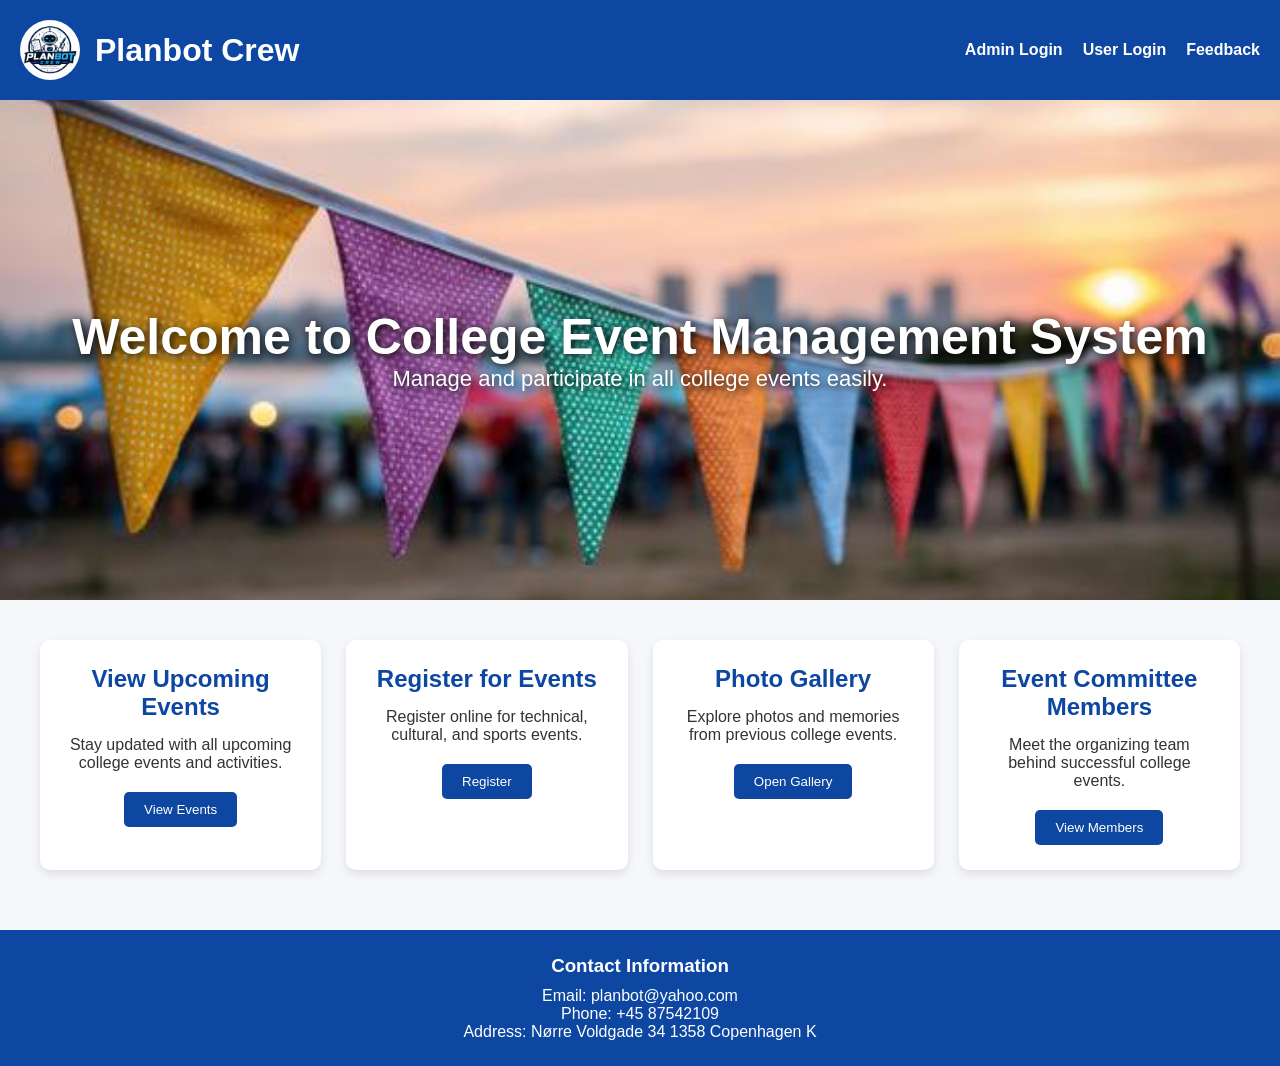
<file: index.html>
<!-- index.html -->
<!DOCTYPE html>
<html lang="en">
<head>
  <meta charset="UTF-8" />
  <meta name="viewport" content="width=device-width, initial-scale=1.0" />
  <title>College Event Management</title>

  <!-- External CSS -->
  <link rel="stylesheet" href="style.css" />
</head>
<body>

  <!-- HEADER -->
  <header>
    <div class="logo-section">
      <!-- Replace logo later -->
      <img src="planbot.png" alt="Group Logo" class="logo" />

      <h1>Planbot Crew</h1>
    </div>

    <!-- NAVIGATION -->
    <nav>
      <ul>
        <li><a href="admin_login.php">Admin Login</a></li>
        <li><a href="user_login.php">User Login</a></li>
        <li><a href="feedback.php">Feedback</a></li>
      </ul>
    </nav>
  </header>

  <!-- HERO SECTION -->
  <section class="hero">
    <h2>Welcome to College Event Management System</h2>
    <p>
      Manage and participate in all college events easily.
    </p>
  </section>

  <!-- MAIN CONTENT -->
  <main>

    <!-- Upcoming Events -->
    <section class="card">
      <h2>View Upcoming Events</h2>
      <p>
        Stay updated with all upcoming college events and activities.
      </p>
      <a href="view_event.php">
  <button>View Events</button>
      </a>
    </section>

    <!-- Register -->
    <section class="card">
      <h2>Register for Events</h2>
      <p>
        Register online for technical, cultural, and sports events.
      </p>
      <a href="register_now.php">
  <button>Register</button>
</a>
    </section>

    <!-- Gallery -->
    <section class="card">
      <h2>Photo Gallery</h2>
      <p>
        Explore photos and memories from previous college events.
      </p>
      <a href="gallery.html">
      <button>Open Gallery</button>
      </a>
    </section>

    <!-- Committee Members -->
    <section class="card">
      <h2>Event Committee Members</h2>
      <p>
        Meet the organizing team behind successful college events.
      </p>
      <a href="view_members.html">
  <button>View Members</button>
      </a>
    </section>

  </main>

  <!-- FOOTER -->
  <footer>
    <h3>Contact Information</h3>

    
    <p>Email: planbot@yahoo.com</p>
    <p>Phone: +45 87542109</p>
    <p>Address: Nørre Voldgade 34 1358 Copenhagen K</p>
  </footer>

</body>
</html>
</file>
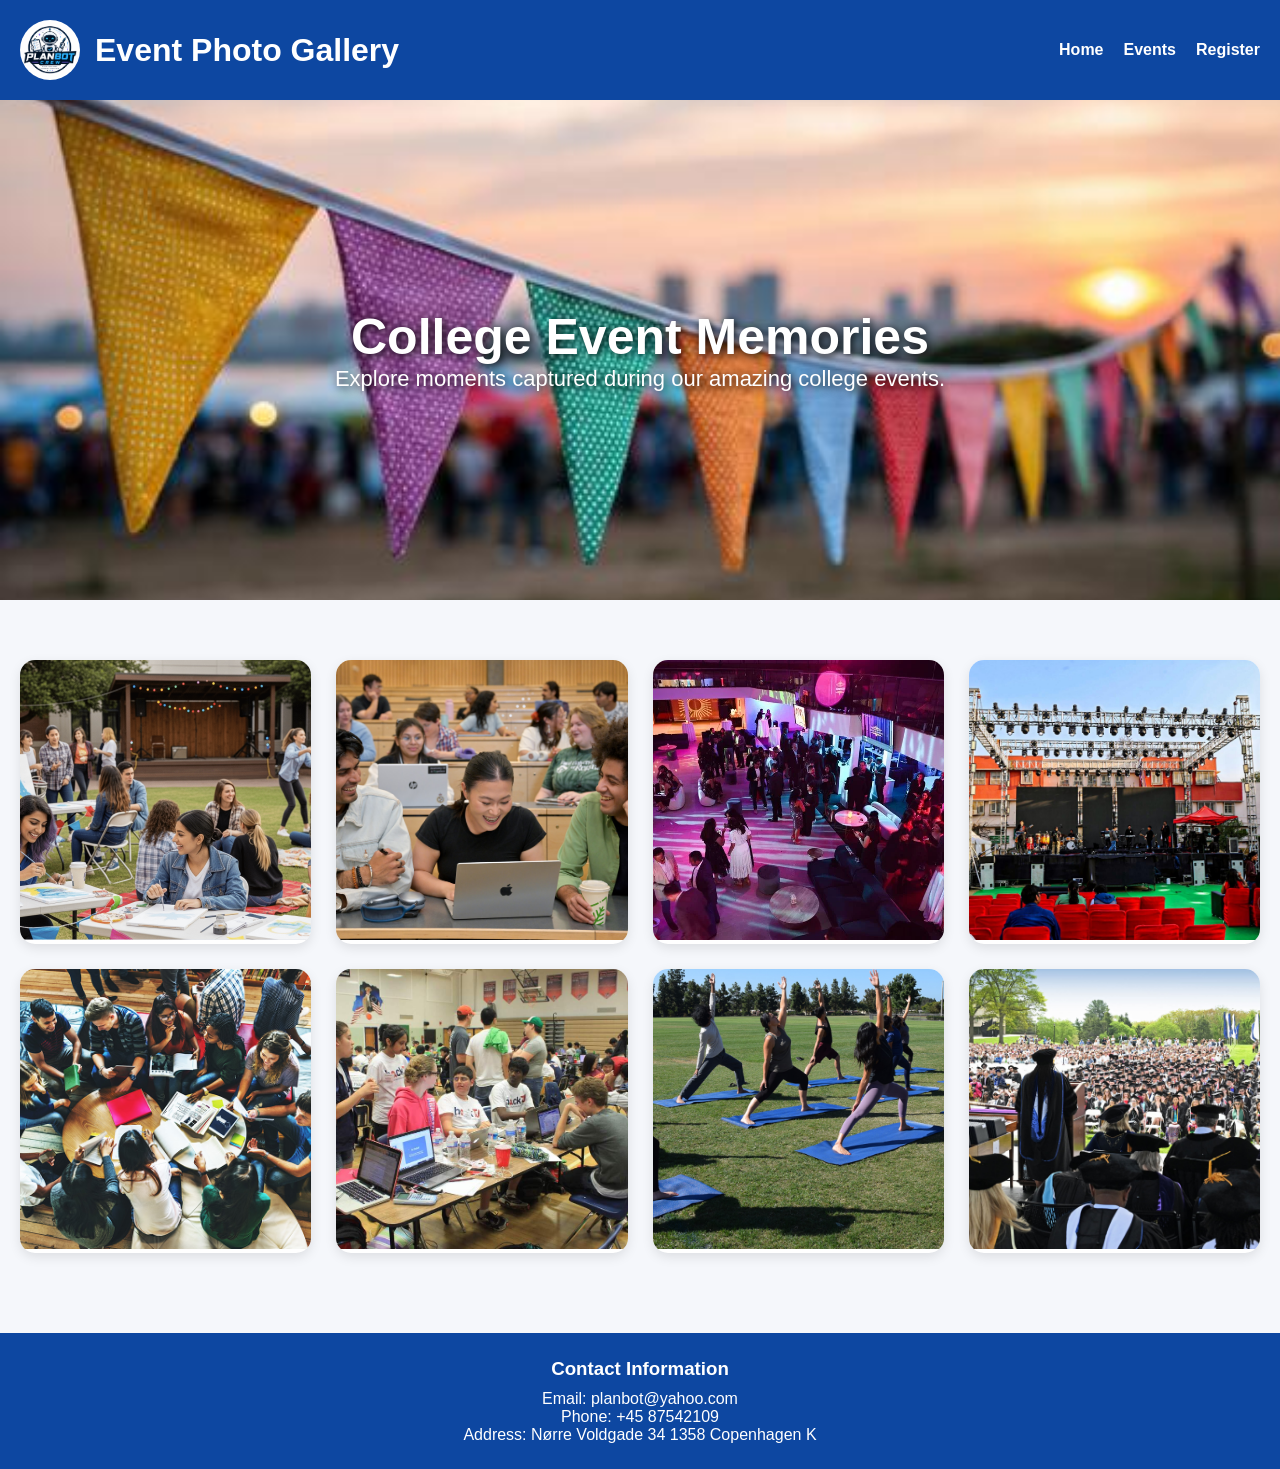
<file: gallery.html>
<!-- gallery.html -->

<!DOCTYPE html>
<html lang="en">
<head>
  <meta charset="UTF-8">
  <meta name="viewport" content="width=device-width, initial-scale=1.0">

  <title>Event Gallery</title>

  <!-- SAME CSS FILE -->
  <link rel="stylesheet" href="style.css">
</head>
<body>

  <!-- HEADER -->
  <header>

    <div class="logo-section">

      <!-- Replace logo later -->
      <img src="planbot.png" alt="Logo" class="logo">

      <h1>Event Photo Gallery</h1>

    </div>

    <!-- NAVIGATION -->
    <nav>
      <ul>
        <li><a href="index.html">Home</a></li>
        <li><a href="view_event.php">Events</a></li>
        <li><a href="register_now.php">Register</a></li>
      </ul>
    </nav>

  </header>

  <!-- HERO SECTION -->
  <section class="hero">

    <h2>College Event Memories</h2>

    <p>
      Explore moments captured during our amazing college events.
    </p>

  </section>

  <!-- GALLERY SECTION -->
  <section class="gallery-section">

    <div class="gallery-container">

      <!-- IMAGE 1 -->
      <div class="gallery-card">
        <img src="img1.png" alt="Gallery Image 1">
      </div>

      <!-- IMAGE 2 -->
      <div class="gallery-card">
        <img src="img2.jpg" alt="Gallery Image 2">
      </div>

      <!-- IMAGE 3 -->
      <div class="gallery-card">
        <img src="img3.webp" alt="Gallery Image 3">
      </div>

      <!-- IMAGE 4 -->
      <div class="gallery-card">
        <img src="img4.jpeg" alt="Gallery Image 4">
      </div>

      <!-- IMAGE 5 -->
      <div class="gallery-card">
        <img src="img5.jpg" alt="Gallery Image 5">
      </div>

      <!-- IMAGE 6 -->
      <div class="gallery-card">
        <img src="img6.jpg" alt="Gallery Image 6">
      </div>

      <div class="gallery-card">
        <img src="img7.png" alt="Gallery Image 6">
      </div>

      <div class="gallery-card">
        <img src="img8.jpg" alt="Gallery Image 6">
      </div>

    </div>

  </section>

  <!-- FOOTER -->
  <footer>
    <h3>Contact Information</h3>

    
    <p>Email: planbot@yahoo.com</p>
    <p>Phone: +45 87542109</p>
    <p>Address: Nørre Voldgade 34 1358 Copenhagen K</p>
  </footer>

</body>
</html>
</file>
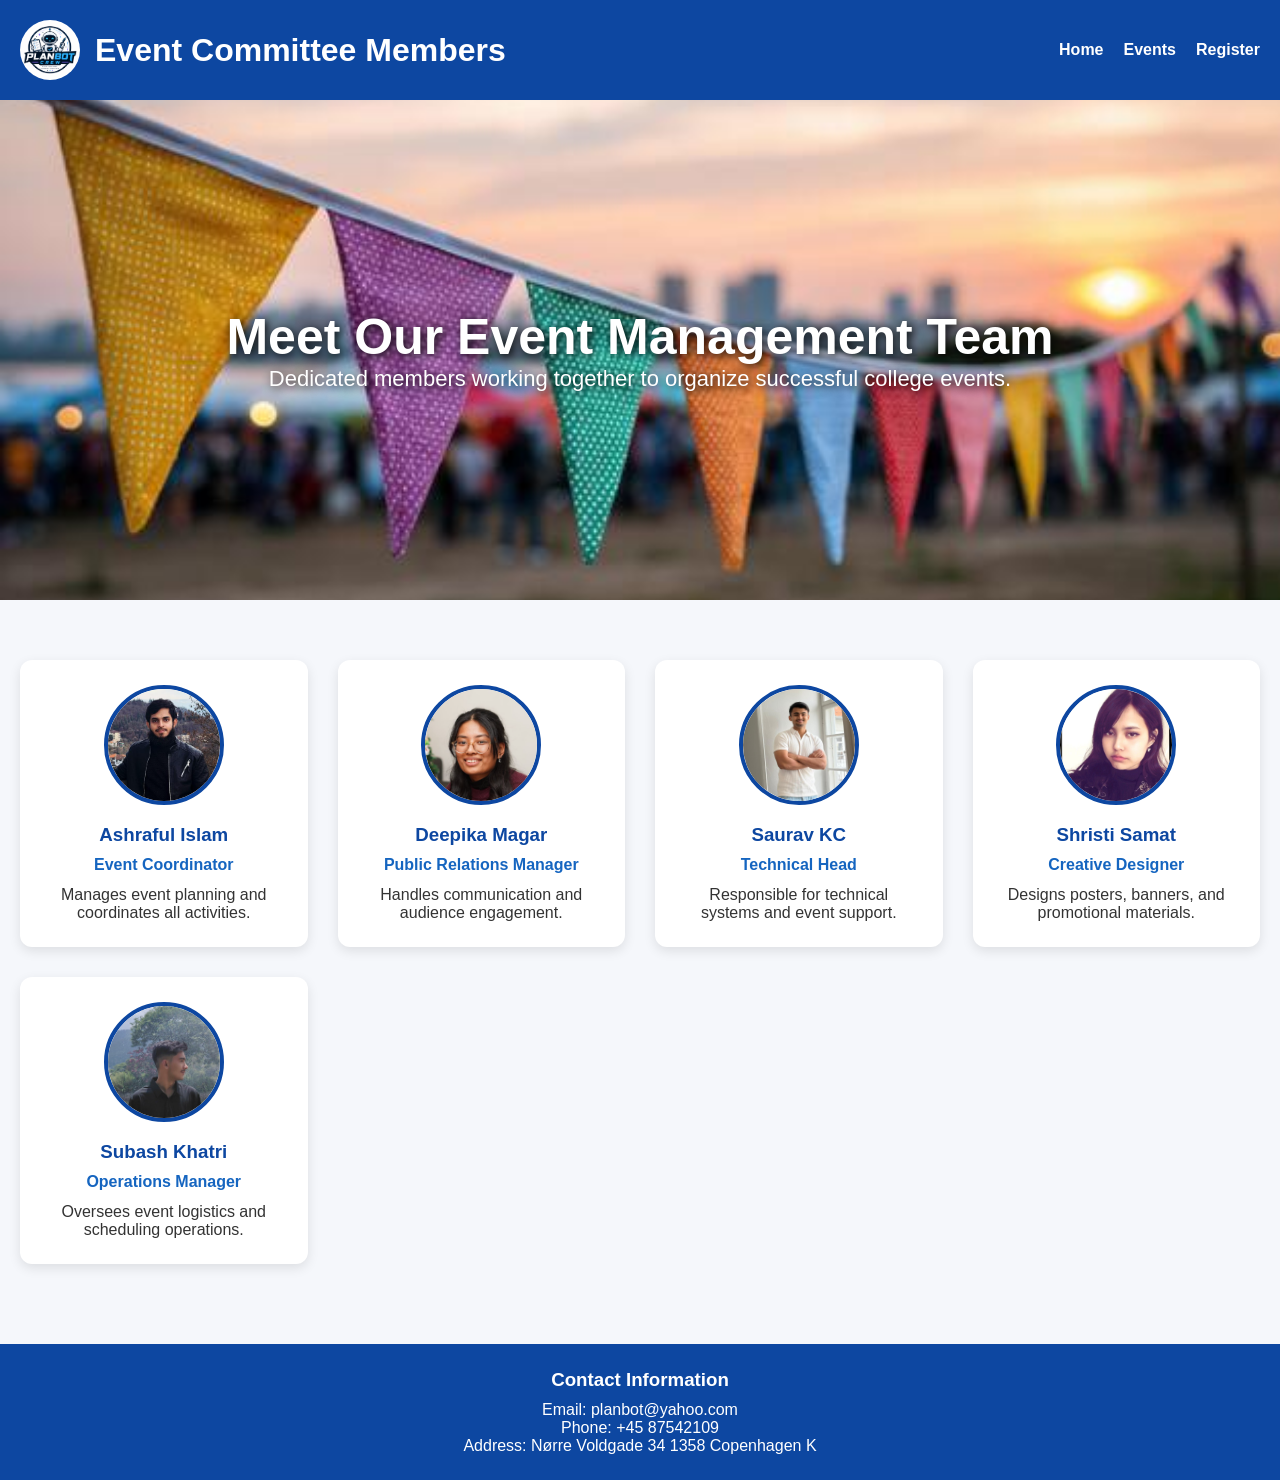
<file: view_members.html>
<!-- view_members.html -->

<!DOCTYPE html>
<html lang="en">
<head>
  <meta charset="UTF-8">
  <meta name="viewport" content="width=device-width, initial-scale=1.0">

  <title>View Members</title>

  <!-- SAME CSS FILE -->
  <link rel="stylesheet" href="style.css">
</head>
<body>

  <!-- HEADER -->
  <header>

    <div class="logo-section">
      <!-- Replace logo later -->
      <img src="planbot.png" alt="Logo" class="logo">

      <h1>Event Committee Members</h1>
    </div>

    <!-- NAVIGATION -->
    <nav>
      <ul>
        <li><a href="index.html">Home</a></li>
        <li><a href="view_event.php">Events</a></li>
        <li><a href="register_now.php">Register</a></li>
      </ul>
    </nav>

  </header>

  <!-- HERO SECTION -->
  <section class="hero">

    <h2>Meet Our Event Management Team</h2>

    <p>
      Dedicated members working together to organize successful college events.
    </p>

  </section>

  <!-- MEMBERS SECTION -->
  <section class="members-section">

    <div class="members-container">

      <!-- MEMBER 1 -->
      <div class="member-card">

        <img src="ashraful.png" alt="Ashraful Islam">

        <h3>Ashraful Islam</h3>

        <p class="role">Event Coordinator</p>

        <p>
          Manages event planning and coordinates all activities.
        </p>

      </div>

      <!-- MEMBER 2 -->
      <div class="member-card">

        <img src="deepika.png" alt="Deepika Magar">

        <h3>Deepika Magar</h3>

        <p class="role">Public Relations Manager</p>

        <p>
          Handles communication and audience engagement.
        </p>

      </div>

      <!-- MEMBER 3 -->
      <div class="member-card">

        <img src="skc.jpeg" alt="Saurav KC">

        <h3>Saurav KC</h3>

        <p class="role">Technical Head</p>

        <p>
          Responsible for technical systems and event support.
        </p>

      </div>

      <!-- MEMBER 4 -->
      <div class="member-card">

        <img src="shristi.jpg" alt="Shristi Samat">

        <h3>Shristi Samat</h3>

        <p class="role">Creative Designer</p>

        <p>
          Designs posters, banners, and promotional materials.
        </p>

      </div>

      <!-- MEMBER 5 -->
      <div class="member-card">

        <img src="subash.png" alt="Subash Khatri">

        <h3>Subash Khatri</h3>

        <p class="role">Operations Manager</p>

        <p>
          Oversees event logistics and scheduling operations.
        </p>

      </div>

    </div>

  </section>

  <!-- FOOTER -->
 <footer>
    <h3>Contact Information</h3>

    
    <p>Email: planbot@yahoo.com</p>
    <p>Phone: +45 87542109</p>
    <p>Address: Nørre Voldgade 34 1358 Copenhagen K</p>
  </footer>

</body>
</html>
</file>
<file: style.css>
* {
  margin: 0;
  padding: 0;
  box-sizing: border-box;
  font-family: Arial, sans-serif;
}

body {
  background-color: #f4f4f4;
  color: #333;
}

/* HEADER */
header {
  background-color: #0d47a1;
  color: white;
  padding: 15px 30px;

  display: flex;
  justify-content: space-between;
  align-items: center;
  flex-wrap: wrap;
}

.logo-section {
  display: flex;
  align-items: center;
  gap: 15px;
}

.logo {
  width: 60px;
  height: 60px;
  border-radius: 50%;
  background-color: white;
}

/* NAVBAR */
nav ul {
  list-style: none;
  display: flex;
  gap: 20px;
}

nav a {
  text-decoration: none;
  color: white;
  font-weight: bold;
  transition: 0.3s;
}

nav a:hover {
  color: #ffeb3b;
}

/* HERO SECTION */
.hero{

  background-image: url('bg.jpeg');

  background-size: cover;

  background-position: center;

  background-repeat: no-repeat;

  height: 500px;

  display: flex;

  flex-direction: column;

  justify-content: center;

  align-items: center;

  text-align: center;

  color: rgb(255, 255, 255);

  padding: 20px;

}

.hero h2{

  font-size: 50px;

  text-shadow: 2px 2px 10px black;

}

.hero p{

  font-size: 22px;

  text-shadow: 2px 2px 10px black;

}

/* MAIN SECTION */
main {
  display: grid;
  grid-template-columns: repeat(auto-fit, minmax(250px, 1fr));
  gap: 25px;

  padding: 40px;
}

/* CARDS */
.card {
  background-color: white;
  padding: 25px;
  border-radius: 10px;

  box-shadow: 0 4px 10px rgba(0,0,0,0.1);

  text-align: center;
  transition: transform 0.3s;
}

.card:hover {
  transform: translateY(-5px);
}

.card h2 {
  margin-bottom: 15px;
  color: #0d47a1;
}

.card p {
  margin-bottom: 20px;
}

.card button {
  background-color: #0d47a1;
  color: white;
  border: none;

  padding: 10px 20px;
  border-radius: 5px;

  cursor: pointer;
  transition: 0.3s;
}

.card button:hover {
  background-color: #355982;
}

/* FOOTER */
footer {
  background-color: #0d47a1;
  color: white;

  text-align: center;
  padding: 25px;
  margin-top: 20px;
}

footer h3 {
  margin-bottom: 10px;
}
/* events.css */

* {
  margin: 0;
  padding: 0;
  box-sizing: border-box;

  font-family: Arial, sans-serif;
}

body {
  background-color: #f5f7fb;
  color: #333;
}

/* HEADER */
header {
  background-color: #0d47a1;
  color: white;

  padding: 20px;

  display: flex;
  justify-content: space-between;
  align-items: center;
}

header h1 {
  font-size: 32px;
}

.back-btn {
  text-decoration: none;

  background-color: white;
  color: #0d47a1;

  padding: 10px 18px;
  border-radius: 5px;

  font-weight: bold;

  transition: 0.3s;
}

.back-btn:hover {
  background-color: #e3f2fd;
}

/* EVENTS CONTAINER */
.events-container {
  display: grid;

  grid-template-columns: repeat(auto-fit, minmax(280px, 1fr));

  gap: 25px;

  padding: 40px;
}

/* EVENT CARD */
.event-card {
  background-color: white;

  padding: 25px;

  border-radius: 12px;

  box-shadow: 0 4px 12px rgba(0,0,0,0.1);

  transition: 0.3s;
}

.event-card:hover {
  transform: translateY(-6px);
}

.event-card h2 {
  color: #0d47a1;

  margin-bottom: 20px;
}

.event-info p {
  margin-bottom: 10px;

  font-size: 16px;
}

/* BUTTON */
.event-card button {
  margin-top: 20px;

  width: 100%;

  padding: 12px;

  border: none;

  background-color: #0d47a1;
  color: white;

  border-radius: 6px;

  font-size: 16px;
  font-weight: bold;

  cursor: pointer;

  transition: 0.3s;
}

.event-card button:hover {
  background-color: #1565c0;
}
/* REGISTER PAGE */

.register-container {
  display: flex;
  justify-content: center;

  padding: 50px 20px;
}

.register-form {
  background-color: white;

  width: 100%;
  max-width: 600px;

  padding: 35px;

  border-radius: 12px;

  box-shadow: 0 4px 12px rgba(0,0,0,0.1);
}

.form-group {
  display: flex;
  flex-direction: column;

  margin-bottom: 20px;
}

.form-group label {
  margin-bottom: 8px;

  font-weight: bold;

  color: #0d47a1;
}

.form-group input,
.form-group select {
  padding: 12px;

  border: 1px solid #ccc;

  border-radius: 6px;

  font-size: 16px;
}

.form-group input:focus,
.form-group select:focus {
  outline: none;

  border-color: #0d47a1;
}

.submit-btn {
  width: 100%;

  padding: 14px;

  border: none;

  background-color: #0d47a1;
  color: white;

  font-size: 18px;
  font-weight: bold;

  border-radius: 6px;

  cursor: pointer;

  transition: 0.3s;
}

.submit-btn:hover {
  background-color: #1565c0;
}
/* MEMBERS SECTION */

.members-section {
  padding: 60px 20px;

  background-color: #f5f7fb;

  text-align: center;
}

.members-section h2 {
  font-size: 36px;

  color: #0d47a1;

  margin-bottom: 40px;
}

.members-container {
  display: grid;

  grid-template-columns: repeat(auto-fit, minmax(250px, 1fr));

  gap: 30px;
}

.member-card {
  background-color: white;

  padding: 25px;

  border-radius: 12px;

  box-shadow: 0 4px 12px rgba(0,0,0,0.1);

  transition: 0.3s;
}

.member-card:hover {
  transform: translateY(-6px);
}

.member-card img {
  width: 120px;
  height: 120px;

  border-radius: 50%;

  object-fit: cover;

  margin-bottom: 15px;

  border: 4px solid #0d47a1;
}

.member-card h3 {
  color: #0d47a1;

  margin-bottom: 10px;
}

.role {
  font-weight: bold;

  color: #1565c0;

  margin-bottom: 12px;
}
/* GALLERY SECTION */

.gallery-section {
  padding: 60px 20px;

  background-color: #f5f7fb;
}

.gallery-container {
  display: grid;

  grid-template-columns: repeat(auto-fit, minmax(280px, 1fr));

  gap: 25px;
}

.gallery-card {
  overflow: hidden;

  border-radius: 15px;

  background-color: white;

  box-shadow: 0 4px 12px rgba(0,0,0,0.1);

  transition: 0.4s;
}

.gallery-card:hover {
  transform: translateY(-8px) scale(1.02);
}

.gallery-card img {
  width: 100%;
  height: 280px;

  object-fit: cover;

  transition: 0.4s;
}

.gallery-card:hover img {
  transform: scale(1.08);
}
/* LOGIN PAGE */

.login-container {
  display: flex;

  justify-content: center;
  align-items: center;

  padding: 60px 20px;
}

.login-form {
  background-color: white;

  width: 100%;
  max-width: 450px;

  padding: 35px;

  border-radius: 12px;

  box-shadow: 0 4px 12px rgba(0,0,0,0.1);
}
/* ADMIN DASHBOARD */

.dashboard-section {
  padding: 60px 20px;

  background-color: #f5f7fb;
}

.dashboard-container {
  display: grid;

  grid-template-columns: repeat(3, 1fr);

  gap: 30px;

  padding: 20px;
}

.dashboard-card {
  background-color: white;

  padding: 30px;

  border-radius: 12px;

  text-align: center;

  box-shadow: 0 4px 12px rgba(0,0,0,0.1);

  transition: 0.3s;
}

.dashboard-card:hover {
  transform: translateY(-6px);
}

.dashboard-card h2 {
  color: #0d47a1;

  margin-bottom: 15px;
}

.dashboard-card p {
  margin-bottom: 20px;

  color: #555;
}

.dashboard-card button {
  background-color: #0d47a1;

  color: white;

  border: none;

  padding: 12px 20px;

  border-radius: 6px;

  cursor: pointer;

  font-weight: bold;

  transition: 0.3s;
}

.dashboard-card button:hover {
  background-color: #1565c0;
}
/* ADD EVENT PAGE */

.add-event-container {
  display: flex;

  justify-content: center;

  padding: 60px 20px;
}

.add-event-form {
  background-color: white;

  width: 100%;
  max-width: 700px;

  padding: 35px;

  border-radius: 12px;

  box-shadow: 0 4px 12px rgba(0,0,0,0.1);
}

/* TEXTAREA */

.form-group textarea {
  padding: 12px;

  border: 1px solid #ccc;

  border-radius: 6px;

  resize: vertical;

  font-size: 16px;
}

.form-group textarea:focus {
  outline: none;

  border-color: #0d47a1;
}

/* BUTTON GROUP */

.button-group {
  display: flex;

  gap: 20px;

  margin-top: 20px;
}

/* RESET BUTTON */

.reset-btn {
  width: 100%;

  padding: 14px;

  border: none;

  background-color: #757575;

  color: white;

  font-size: 18px;
  font-weight: bold;

  border-radius: 6px;

  cursor: pointer;

  transition: 0.3s;
}

.reset-btn:hover {
  background-color: #616161;
}
/* VIEW REGISTRATIONS */

.registration-section {
  padding: 60px 20px;

  background-color: #f5f7fb;
}

.table-container {
  overflow-x: auto;

  background-color: white;

  border-radius: 12px;

  box-shadow: 0 4px 12px rgba(0,0,0,0.1);

  padding: 20px;
}

table {
  width: 100%;

  border-collapse: collapse;
}

table th {
  background-color: #0d47a1;

  color: white;

  padding: 15px;

  text-align: left;
}

table td {
  padding: 15px;

  border-bottom: 1px solid #ddd;
}

table tr:hover {
  background-color: #f1f5ff;
}
/* FEEDBACK PAGE */

.feedback-container {
  display: flex;

  justify-content: center;

  padding: 60px 20px;
}

.feedback-form {
  background-color: white;

  width: 100%;
  max-width: 700px;

  padding: 35px;

  border-radius: 12px;

  box-shadow: 0 4px 12px rgba(0,0,0,0.1);
}
/* VIEW FEEDBACK PAGE */

.feedback-view-section {
  padding: 60px 20px;

  background-color: #f5f7fb;
}
/* USER LOGIN */

.login-text {
  text-align: center;

  margin-top: 20px;

  font-size: 15px;
}

.login-text a {
  color: #0d47a1;

  font-weight: bold;

  text-decoration: none;
}

.login-text a:hover {
  text-decoration: underline;
}
/* DELETE EVENT PAGE */

.delete-section {
  padding: 60px 20px;

  background-color: #f5f7fb;
}

.delete-container {
  display: grid;

  grid-template-columns: repeat(auto-fit, minmax(280px, 1fr));

  gap: 30px;
}

.delete-card {
  background-color: white;

  padding: 25px;

  border-radius: 12px;

  box-shadow: 0 4px 12px rgba(0,0,0,0.1);

  transition: 0.3s;
}

.delete-card:hover {
  transform: translateY(-6px);
}

.delete-card h2 {
  color: #0d47a1;

  margin-bottom: 15px;
}

.delete-card p {
  margin-bottom: 10px;
}

.delete-btn {
  width: 100%;

  margin-top: 20px;

  padding: 12px;

  border: none;

  border-radius: 6px;

  background-color: #d32f2f;

  color: white;

  font-size: 16px;

  font-weight: bold;

  cursor: pointer;

  transition: 0.3s;
}

.delete-btn:hover {
  background-color: #b71c1c;
}
/* STATISTICS PAGE */

.statistics-section {
  padding: 60px 20px;

  background-color: #f5f7fb;
}

/* STAT CARDS */

.stats-container {
  display: grid;

  grid-template-columns: repeat(auto-fit, minmax(220px, 1fr));

  gap: 25px;

  margin-bottom: 40px;
}

.stats-card {
  background-color: white;

  padding: 30px;

  border-radius: 12px;

  text-align: center;

  box-shadow: 0 4px 12px rgba(0,0,0,0.1);

  transition: 0.3s;
}

.stats-card:hover {
  transform: translateY(-6px);
}

.stats-card h2 {
  font-size: 42px;

  color: #0d47a1;

  margin-bottom: 10px;
}

.stats-card p {
  font-size: 18px;

  font-weight: bold;

  color: #555;
}
/* ATTENDANCE BUTTONS */

.attendance-btn{
  padding: 10px 18px;

  border: none;

  border-radius: 6px;

  color: white;

  font-weight: bold;

  cursor: pointer;

  transition: 0.3s;

  width: 100px;
}

/* DEFAULT COLORS */

.present-btn{
  background-color: #1976d2;
}

.absent-btn{
  background-color: #1976d2;
}

/* HOVER */

.present-btn:hover{
  background-color: #2e7d32;
}

.absent-btn:hover{
  background-color: #c62828;
}
/* FINAL ATTENDANCE BUTTON FIX */

.attendance-btn{
  width: 100px !important;

  padding: 10px !important;

  border: none !important;

  border-radius: 6px !important;

  color: white !important;

  font-weight: bold !important;

  cursor: pointer !important;

  transition: 0.3s !important;
}

/* DEFAULT BLUE */

.present-btn{
  background-color: #1976d2 !important;
}

.absent-btn{
  background-color: #1976d2 !important;
}

/* HOVER COLORS */

.present-btn:hover{
  background-color: green !important;
}

.absent-btn:hover{
  background-color: red !important;
}

/* VALIDATION MESSAGES */

.error-box {
  background-color: #f8d7da;
  border: 1px solid #f5c6cb;
  color: #721c24;
  border-radius: 6px;
  padding: 12px 16px;
  margin-bottom: 16px;
  font-size: 14px;
}

.error-box ul {
  margin: 0;
  padding-left: 18px;
}

.error-box li {
  margin-bottom: 4px;
}

.success-box {
  background-color: #d4edda;
  border: 1px solid #c3e6cb;
  color: #155724;
  border-radius: 6px;
  padding: 12px 16px;
  margin-bottom: 16px;
  font-size: 14px;
}
</file>
